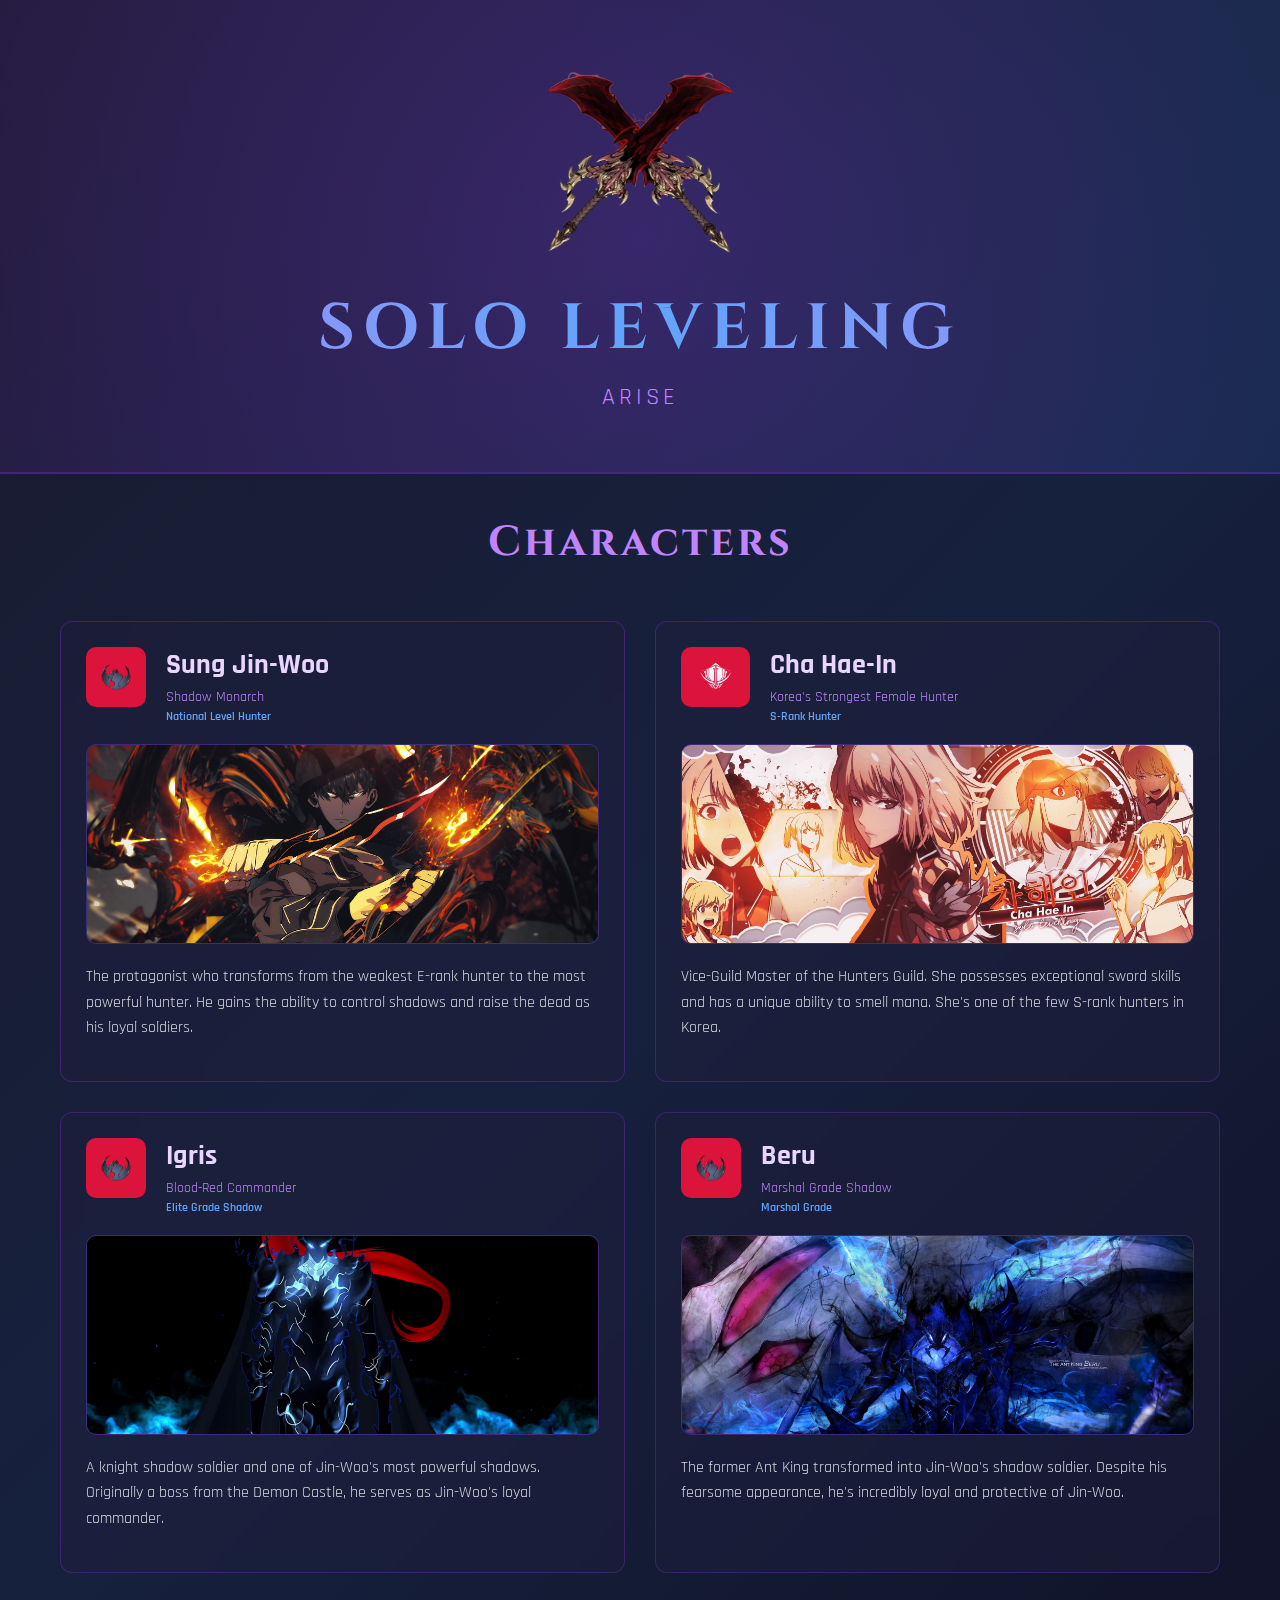
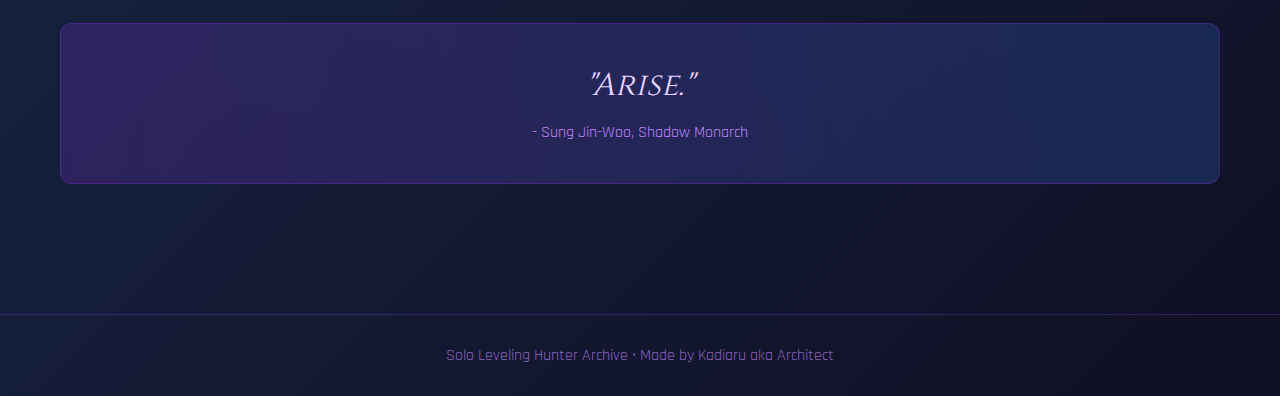
<file: index.html>
<!DOCTYPE html>
<html lang="en">
<head>
    <meta charset="UTF-8">
    <meta name="viewport" content="width=device-width, initial-scale=1.0">
    <title>Solo Leveling - Fan Page</title>
    <link href="https://fonts.googleapis.com/css2?family=Cinzel:wght@400;700&family=Rajdhani:wght@400;600;700&display=swap" rel="stylesheet">
    <link rel="stylesheet" href="styles.css">
    <script src="script.js"></script>
    <link rel="icon" href="resource/img/crossswordfevi.png">
</head> 
<body>
    <header class="header">
            <img  class="crown-icon" src="resource/img/daggers-icon.png">
        <h1 class="main-title">SOLO LEVELING</h1>
        <p class="subtitle">ARISE</p>
    </header>

    <main class="container">
        <h2 class="section-title">Characters</h2>

        <div class="characters-grid">
            <div class="character-card" onclick="toggleAbilities(this)">
                <div class="card-header">
                    <!--<div class="card-icon"><img src="resource/img/ahjin-guild-logo.png"></div>
                -->
                <img class="card-icon" src="resource/img/ahjin-guild-logo.png">    
                <div class="card-info">
                        <h3 class="char-name">Sung Jin-Woo</h3>
                        <p class="char-title">Shadow Monarch</p>
                        <p class="char-rank">National Level Hunter</p>
                    </div>
                </div>
               <div class="image-placeholder"> 
                    <img src="resource/img/sung-jin-woo.jpg" alt="sung-jin-woo">
                </div> 
                <p class="char-description">
                    The protagonist who transforms from the weakest E-rank hunter to the most powerful hunter. He gains the ability to control shadows and raise the dead as his loyal soldiers.
                </p>
                <div class="abilities-section">
                    <h4 class="abilities-title">Abilities:</h4>
                    <div class="abilities-grid">
                        <div class="ability-tag">Shadow Extraction</div>
                        <div class="ability-tag">Shadow Exchange</div>
                        <div class="ability-tag">Monarch's Domain</div>
                        <div class="ability-tag">Ruler's Authority</div>
                    </div>
                </div>
            </div>

            <div class="character-card" onclick="toggleAbilities(this)">
                <div class="card-header">
                    <img class="card-icon" src="resource/img/HuntersGuild-logo.png"> 
                    <div class="card-info">
                        <h3 class="char-name">Cha Hae-In</h3>
                        <p class="char-title">Korea's Strongest Female Hunter</p>
                        <p class="char-rank">S-Rank Hunter</p>
                    </div>
                </div>
                <div class="image-placeholder">
                    <img src="resource/img/chae-hae-in.jpg" alt="Chae-Hae-In">
                </div>
                <p class="char-description">
                    Vice-Guild Master of the Hunters Guild. She possesses exceptional sword skills and has a unique ability to smell mana. She's one of the few S-rank hunters in Korea.
                </p>
                <div class="abilities-section">
                    <h4 class="abilities-title">Abilities:</h4>
                    <div class="abilities-grid">
                        <div class="ability-tag">Sword Mastery</div>
                        <div class="ability-tag">Enhanced Senses</div>
                        <div class="ability-tag">Super Speed</div>
                        <div class="ability-tag">Demon Slaying</div>
                    </div>
                </div>
            </div>

            <div class="character-card" onclick="toggleAbilities(this)">
                <div class="card-header">
                    <img class="card-icon" src="resource/img/ahjin-guild-logo.png"> 
                    <div class="card-info">
                        <h3 class="char-name">Igris</h3>
                        <p class="char-title">Blood-Red Commander</p>
                        <p class="char-rank">Elite Grade Shadow</p>
                    </div>
                </div>
                <div class="image-placeholder">
                    <img src="resource/img/igris.jpg">
                </div>
                <p class="char-description">
                    A knight shadow soldier and one of Jin-Woo's most powerful shadows. Originally a boss from the Demon Castle, he serves as Jin-Woo's loyal commander.
                </p>
                <div class="abilities-section">
                    <h4 class="abilities-title">Abilities:</h4>
                    <div class="abilities-grid">
                        <div class="ability-tag">Master Swordsmanship</div>
                        <div class="ability-tag">Blood Lust</div>
                        <div class="ability-tag">Commander's Presence</div>
                        <div class="ability-tag">Undying Loyalty</div>
                    </div>
                </div>
            </div>

            <div class="character-card" onclick="toggleAbilities(this)">
                <div class="card-header">
                    <img class="card-icon" src="resource/img/ahjin-guild-logo.png"> 
                    <div class="card-info">
                        <h3 class="char-name">Beru</h3>
                        <p class="char-title">Marshal Grade Shadow</p>
                        <p class="char-rank">Marshal Grade</p>
                    </div>
                </div>
                <div class="image-placeholder">
                    <img src="resource/img/beru.jpg">
                </div>
                <p class="char-description">
                    The former Ant King transformed into Jin-Woo's shadow soldier. Despite his fearsome appearance, he's incredibly loyal and protective of Jin-Woo.
                </p>
                <div class="abilities-section">
                    <h4 class="abilities-title">Abilities:</h4>
                    <div class="abilities-grid">
                        <div class="ability-tag">Paralysis Poison</div>
                        <div class="ability-tag">Flight</div>
                        <div class="ability-tag">Extreme Regeneration</div>
                        <div class="ability-tag">Dimensional Storage</div>
                    </div>
                </div>
            </div>
        </div>

        <div class="quote-section">
            <p class="quote-text">"Arise."</p>
            <p class="quote-author">- Sung Jin-Woo, Shadow Monarch</p>
        </div>
    </main>

    <footer class="footer">
        <p>Solo Leveling Hunter Archive • Made by Kadiaru aka Architect</p>
    </footer>

</body>
</html>
</file>
<file: styles.css>
* {
            margin: 0;
            padding: 0;
            box-sizing: border-box;
        }

        body {
            font-family: 'Rajdhani', sans-serif;
            background: linear-gradient(135deg, #1a1a2e 0%, #16213e 50%, #0f0f23 100%);
            color: #fff;
            min-height: 100vh;
        }

        .header {
            text-align: center;
            padding: 60px 20px;
            border-bottom: 2px solid rgba(147, 51, 234, 0.3);
            background: linear-gradient(to right, rgba(147, 51, 234, 0.1), rgba(59, 130, 246, 0.1));
            position: relative;
            overflow: hidden;
        }

        .header::before {
            content: '';
            position: absolute;
            top: 0;
            left: 0;
            right: 0;
            bottom: 0;
            background: radial-gradient(circle at 50% 50%, rgba(147, 51, 234, 0.2), transparent);
            animation: pulse 3s ease-in-out infinite;
        }

        @keyframes pulse {
            0%, 100% { opacity: 0.5; }
            50% { opacity: 1; }
        }

        .crown-icon {
            margin-bottom: 20px;
            width:200px;
            height:200px;
            animation: pulse 2s ease-in-out infinite;
            position: relative;
            z-index: 1;
        }

        .main-title {
            font-family: 'Cinzel', serif;
            font-size: 64px;
            font-weight: 700;
            background: linear-gradient(to right, #a78bfa, #60a5fa, #a78bfa);
            background-clip: text;
            -webkit-background-clip: text;
            -webkit-text-fill-color: transparent;
            margin-bottom: 10px;
            position: relative;
            z-index: 1;
            letter-spacing: 8px;
        }

        .subtitle {
            font-size: 24px;
            color: #c084fc;
            letter-spacing: 4px;
            position: relative;
            z-index: 1;
        }

        .container {
            max-width: 1200px;
            margin: 0 auto;
            padding: 40px 20px;
        }

        .section-title {
            font-family: 'Cinzel', serif;
            font-size: 42px;
            text-align: center;
            color: #c084fc;
            margin-bottom: 50px;
            letter-spacing: 3px;
        }

        .characters-grid {
            display: grid;
            grid-template-columns: repeat(auto-fit, minmax(500px, 1fr));
            gap: 30px;
            margin-bottom: 50px;
        }

        @media (max-width: 768px) {
            .characters-grid {
                grid-template-columns: 1fr;
            }
            .main-title {
                font-size: 42px;
            }
        }

        .character-card {
            background: rgba(30, 30, 60, 0.5);
            backdrop-filter: blur(10px);
            border: 1px solid rgba(147, 51, 234, 0.3);
            border-radius: 12px;
            padding: 25px;
            cursor: pointer;
            transition: all 0.3s ease;
        }

        .character-card:hover {
            border-color: #a78bfa;
            box-shadow: 0 10px 30px rgba(147, 51, 234, 0.3);
            transform: translateY(-5px);
        }

        .card-header {
            display: flex;
            gap: 20px;
            margin-bottom: 20px;
        }

        .card-icon {
            background: crimson; 
            padding: 15px;
            border-radius: 10px;
            font-size: 28px;
            display: flex;
            align-items: center;
            justify-content: center;
            min-width: 60px;
            height: 60px;
        }

        .card-info {
            flex: 1;
        }

        .char-name {
            font-family: 'Rajdhani', sans-serif;
            font-size: 28px;
            font-weight: 700;
            color: #e9d5ff;
            margin-bottom: 5px;
        }

        .char-title {
            color: #c084fc;
            font-size: 14px;
            margin-bottom: 3px;
        }

        .char-rank {
            color: #60a5fa;
            font-size: 12px;
            font-weight: 600;
        }

        .image-placeholder {
            background: linear-gradient(135deg, rgba(147, 51, 234, 0.2), rgba(59, 130, 246, 0.2));
            border: 1px solid rgba(147, 51, 234, 0.2);
            border-radius: 10px;
            height: 200px;
            display: flex;
            flex-direction: column;
            align-items: center;
            justify-content: center;
            margin-bottom: 20px;
            color: rgba(147, 51, 234, 0.5);
        }

        .image-placeholder-icon {
            font-size: 48px;
            margin-bottom: 10px;
        }

        .char-description {
            color: #d1d5db;
            line-height: 1.6;
            margin-bottom: 15px;
        }

        .abilities-section {
            border-top: 1px solid rgba(147, 51, 234, 0.3);
            padding-top: 20px;
            margin-top: 20px;
            display: none;
        }

        .abilities-section.active {
            display: block;
            animation: fadeIn 0.3s ease;
        }

        @keyframes fadeIn {
            from { opacity: 0; transform: translateY(-10px); }
            to { opacity: 1; transform: translateY(0); }
        }

        .abilities-title {
            color: #c084fc;
            font-weight: 600;
            margin-bottom: 15px;
            font-size: 18px;
        }

        .abilities-grid {
            display: grid;
            grid-template-columns: repeat(2, 1fr);
            gap: 10px;
        }

        .ability-tag {
            background: rgba(147, 51, 234, 0.2);
            border: 1px solid rgba(147, 51, 234, 0.3);
            border-radius: 6px;
            padding: 10px 15px;
            font-size: 14px;
            color: #e9d5ff;
            text-align: center;
        }

        .quote-section {
            background: linear-gradient(to right, rgba(147, 51, 234, 0.2), rgba(59, 130, 246, 0.2));
            border: 1px solid rgba(147, 51, 234, 0.3);
            border-radius: 12px;
            padding: 40px;
            text-align: center;
            margin: 40px 0;
        }

        .quote-text {
            font-family: 'Cinzel', serif;
            font-size: 32px;
            font-style: italic;
            color: #e9d5ff;
            margin-bottom: 15px;
        }

        .quote-author {
            color: #c084fc;
            font-size: 16px;
        }

        .footer {
            border-top: 1px solid rgba(147, 51, 234, 0.3);
            padding: 30px 20px;
            text-align: center;
            color: rgba(192, 132, 252, 0.7);
            margin-top: 50px;
        }
        .image-placeholder {
            background: linear-gradient(135deg, rgba(147, 51, 234, 0.2), rgba(59, 130, 246, 0.2));
            border: 1px solid rgba(147, 51, 234, 0.2);
            border-radius: 10px;
            height: 200px;
            display: flex;
            flex-direction: column;
            align-items: center;
            justify-content: center;
            margin-bottom: 20px;
            color: rgba(147, 51, 234, 0.5);
            overflow: hidden;  
        }
        .image-placeholder img {
            width: 100%;
            height: 100%;
            object-fit: cover;
            object-position: center;
        }
</file>
